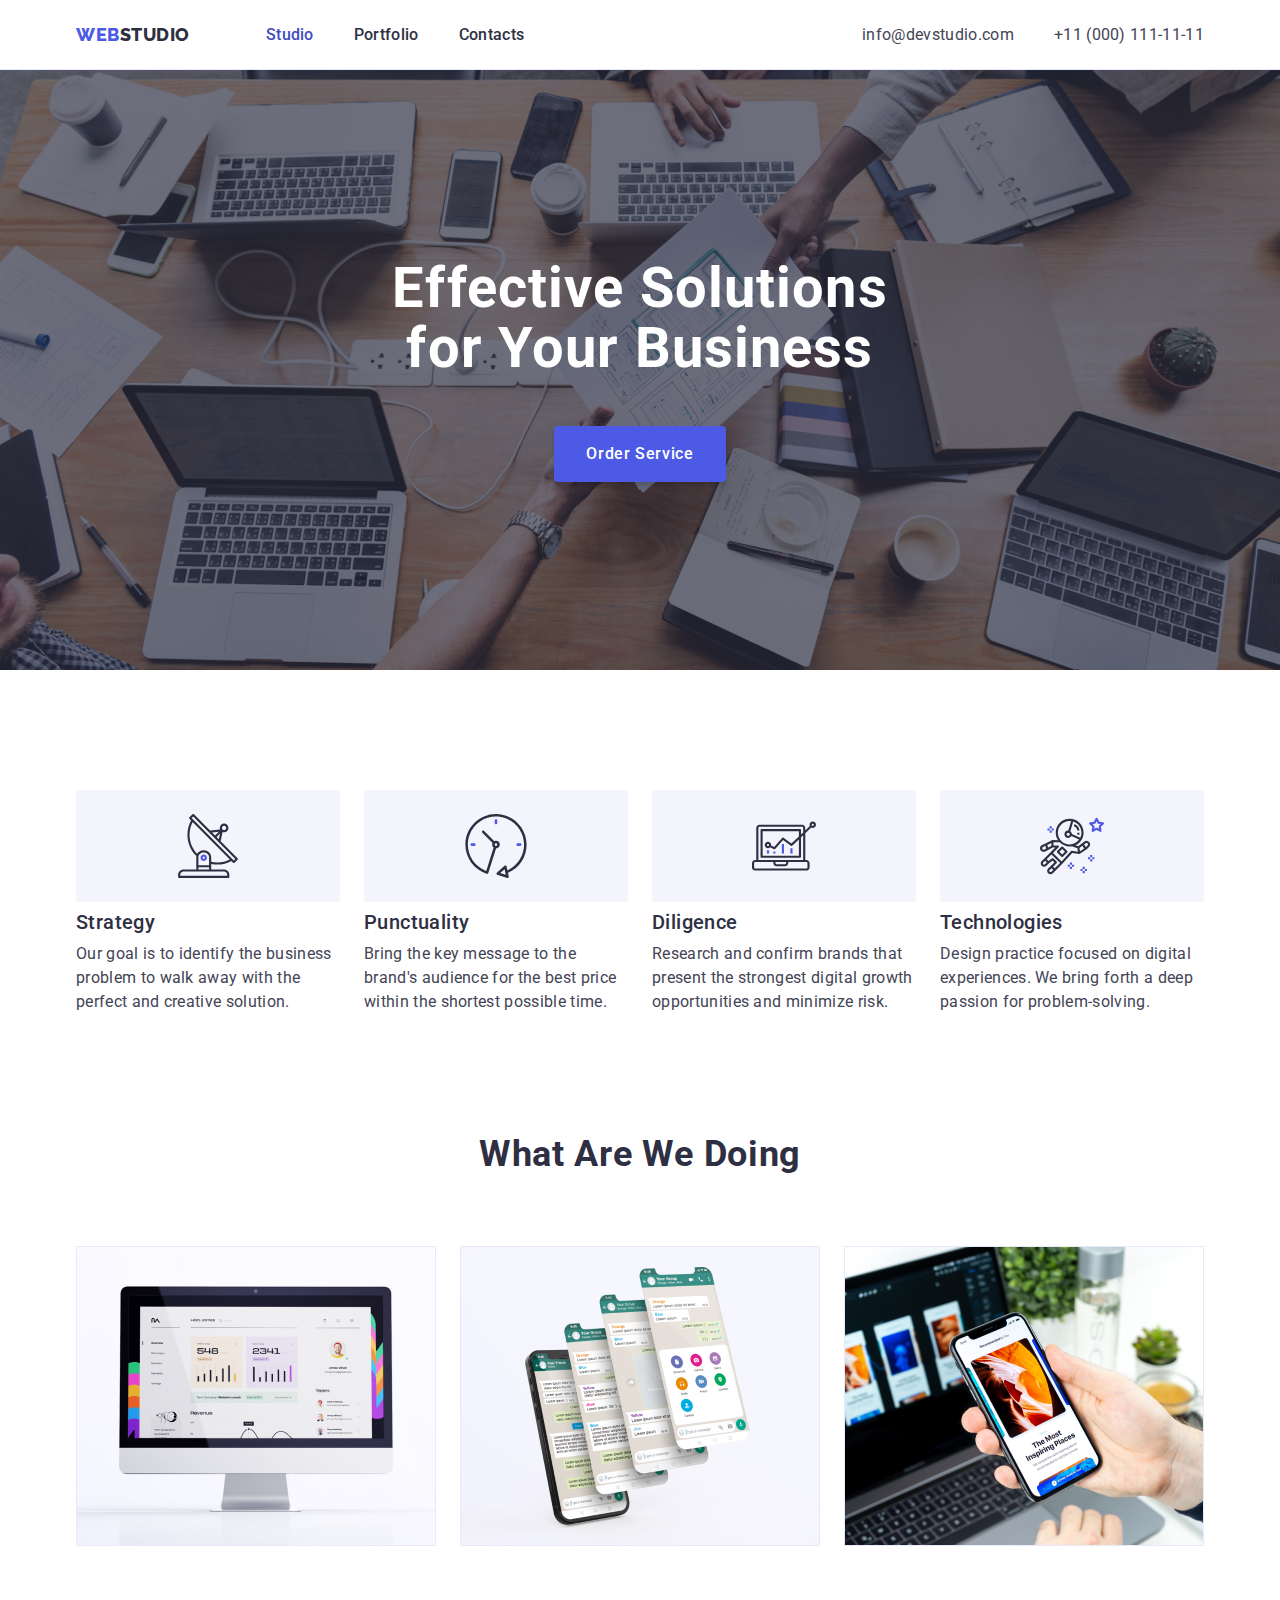
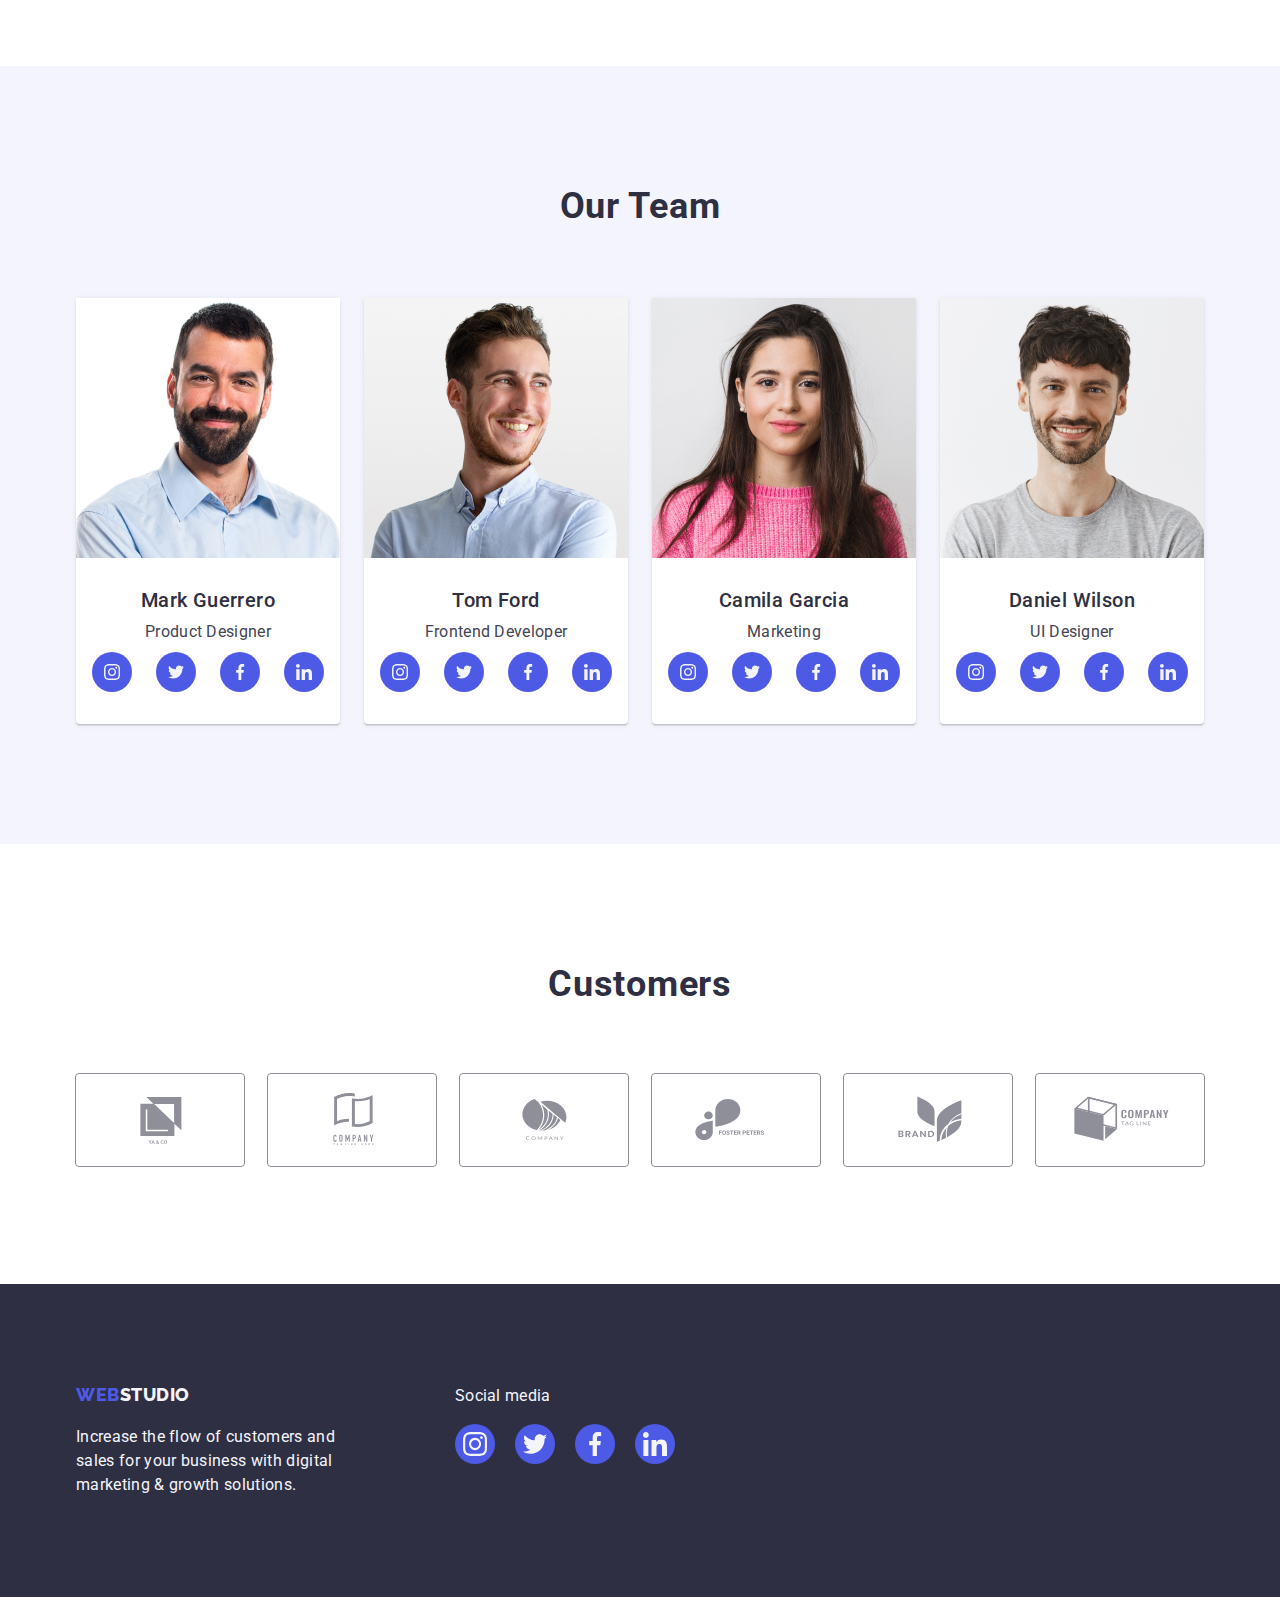
<file: index.html>
<!DOCTYPE html>
<html lang="en">
  <head>
    <meta charset="UTF-8" />
    <meta http-equiv="X-UA-Compatible" content="IE=edge" />
    <meta name="viewport" content="width=device-width, initial-scale=1.0" />
    <meta
      name="description"
      content="Effective solutions for business, Digital Marketing"
    />
    <title>Studio</title>
    <link
      rel="stylesheet"
      href="https://cdnjs.cloudflare.com/ajax/libs/modern-normalize/1.0.0/modern-normalize.min.css"
    />
    <link rel="stylesheet" href="./css/styles.css" />
    <link rel="preconnect" href="https://fonts.googleapis.com" />
    <link rel="preconnect" href="https://fonts.gstatic.com" crossorigin />
    <link
      href="https://fonts.googleapis.com/css2?family=Raleway:wght@800&family=Roboto:wght@400;500;700;900&display=swap"
      rel="stylesheet"
    />
    <link rel="icon" href="./images/webstudio-logo.png" />
  </head>
  <body>
    <header class="header">
      <div class="container header-container">
        <nav class="header-navigation">
          <a href="./index.html" class="header-logo link"
            ><span class="logo-blue">WEB</span>STUDIO</a
          >
          <ul class="header-menu-list list">
            <li class="header-menu-item">
              <a href="./index.html" class="header-menu-link link menu-active"
                >Studio</a
              >
            </li>
            <li class="header-menu-item">
              <a
                href="./portfolio.html"
                class="header-menu-link link"
                target="_blank"
                rel="noopener noreferrer"
                >Portfolio</a
              >
            </li>
            <li class="header-menu-item">
              <a
                href="#"
                class="header-menu-link link"
                target="_blank"
                rel="noopener noreferrer"
                >Contacts</a
              >
            </li>
          </ul>
        </nav>
        <address class="header-address">
          <ul class="header-address-list list">
            <li class="header-address-item">
              <a
                href="mailto:info@devstudio.com"
                class="header-address-link link"
                target="_blank"
                rel="noopener noreferrer"
                >info@devstudio.com</a
              >
            </li>
            <li class="header-address-item">
              <a
                href="tel:+110001111111"
                class="header-address-link link"
                target="_blank"
                rel="noopener noreferrer"
                >+11 (000) 111-11-11</a
              >
            </li>
          </ul>
        </address>
      </div>
    </header>
    <main>
      <section class="hero">
        <div class="container hero-container">
          <h1 class="hero-title">
            Effective Solutions
            <br />
            for Your Business
          </h1>
          <button type="button" class="hero-button">Order Service</button>
        </div>
      </section>
      <section class="section">
        <div class="container">
          <ul class="feature-list list">
            <li class="feature-item">
              <div class="feature-icon-container">
                <svg class="feature-icon" width="64" height="64">
                  <use href="./images/icons.svg#antenna"></use>
                </svg>
              </div>
              <h3 class="feature-title">Strategy</h3>
              <p class="feature-description">
                Our goal is to identify the business problem to walk away with
                the perfect and creative solution.
              </p>
            </li>
            <li class="feature-item">
              <div class="feature-icon-container">
                <svg class="feature-icon" width="64" height="64">
                  <use href="./images/icons.svg#clock"></use>
                </svg>
              </div>
              <h3 class="feature-title">Punctuality</h3>
              <p class="feature-description">
                Bring the key message to the brand's audience for the best price
                within the shortest possible time.
              </p>
            </li>
            <li class="feature-item">
              <div class="feature-icon-container">
                <svg class="feature-icon" width="64" height="64">
                  <use href="./images/icons.svg#diagram"></use>
                </svg>
              </div>
              <h3 class="feature-title">Diligence</h3>
              <p class="feature-description">
                Research and confirm brands that present the strongest digital
                growth opportunities and minimize risk.
              </p>
            </li>
            <li class="feature-item">
              <div class="feature-icon-container">
                <svg class="feature-icon" width="64" height="64">
                  <use href="./images/icons.svg#astronaut"></use>
                </svg>
              </div>
              <h3 class="feature-title">Technologies</h3>
              <p class="feature-description">
                Design practice focused on digital experiences. We bring forth a
                deep passion for problem-solving.
              </p>
            </li>
          </ul>
        </div>
      </section>
      <section class="section section-no-top-padding">
        <div class="container">
          <h2 class="section-title">What Are We Doing</h2>
          <ul class="image-list list">
            <li class="image-item">
              <img
                src="./images/computer.jpg"
                alt="computer"
                width="360"
                height="300"
              />
            </li>
            <li class="image-item">
              <img
                src="./images/mobile.jpg"
                alt="mobile"
                width="360"
                height="300"
              />
            </li>
            <li class="image-item">
              <img
                src="./images/gadgets.jpg"
                alt="laptop and mobile"
                width="360"
                height="300"
              />
            </li>
          </ul>
        </div>
      </section>
      <section class="section-team section">
        <div class="container">
          <h2 class="section-title">Our Team</h2>
          <ul class="team-members list">
            <li class="team-card">
              <img
                class="team-card-image"
                src="./images/product-designer.jpg"
                alt="Team Product Designer"
                width="264"
              />
              <div class="team-card-text">
                <h4 class="team-name">Mark Guerrero</h4>
                <p class="team-position">Product Designer</p>
                <ul class="team-social-list list">
                  <li class="team-social-item">
                    <a
                      href="https://www.instagram.com/"
                      target="_blank"
                      rel="noopener noreferrer"
                      class="team-social-link link"
                      ><svg class="team-social-icon" width="16" height="16">
                        <use href="./images/icons.svg#instagram"></use></svg
                    ></a>
                  </li>
                  <li class="team-social-item">
                    <a
                      href="https://www.twitter.com/"
                      target="_blank"
                      rel="noopener noreferrer"
                      class="team-social-link link"
                      ><svg class="team-social-icon" width="16" height="16">
                        <use href="./images/icons.svg#twitter"></use></svg
                    ></a>
                  </li>
                  <li class="team-social-item">
                    <a
                      href="https://www.facebook.com/"
                      target="_blank"
                      rel="noopener noreferrer"
                      class="team-social-link link"
                      ><svg class="team-social-icon" width="16" height="16">
                        <use href="./images/icons.svg#facebook"></use></svg
                    ></a>
                  </li>
                  <li class="team-social-item">
                    <a
                      href="https://www.linkedin.com/"
                      target="_blank"
                      rel="noopener noreferrer"
                      class="team-social-link link"
                      ><svg class="team-social-icon" width="16" height="16">
                        <use href="./images/icons.svg#linkedin"></use></svg
                    ></a>
                  </li>
                </ul>
              </div>
            </li>
            <li class="team-card">
              <img
                class="team-card-image"
                src="./images/frontend-developer.jpg"
                alt="Team Frontend Developer"
                width="264"
              />
              <div class="team-card-text">
                <h4 class="team-name">Tom Ford</h4>
                <p class="team-position">Frontend Developer</p>
                <ul class="team-social-list list">
                  <li class="team-social-item">
                    <a
                      href="https://www.instagram.com/"
                      target="_blank"
                      rel="noopener noreferrer"
                      class="team-social-link link"
                      ><svg class="team-social-icon" width="16" height="16">
                        <use href="./images/icons.svg#instagram"></use></svg
                    ></a>
                  </li>
                  <li class="team-social-item">
                    <a
                      href="https://www.twitter.com/"
                      target="_blank"
                      rel="noopener noreferrer"
                      class="team-social-link link"
                      ><svg class="team-social-icon" width="16" height="16">
                        <use href="./images/icons.svg#twitter"></use></svg
                    ></a>
                  </li>
                  <li class="team-social-item">
                    <a
                      href="https://www.facebook.com/"
                      target="_blank"
                      rel="noopener noreferrer"
                      class="team-social-link link"
                      ><svg class="team-social-icon" width="16" height="16">
                        <use href="./images/icons.svg#facebook"></use></svg
                    ></a>
                  </li>
                  <li class="team-social-item">
                    <a
                      href="https://www.linkedin.com/"
                      target="_blank"
                      rel="noopener noreferrer"
                      class="team-social-link link"
                      ><svg class="team-social-icon" width="16" height="16">
                        <use href="./images/icons.svg#linkedin"></use></svg
                    ></a>
                  </li>
                </ul>
              </div>
            </li>
            <li class="team-card">
              <img
                class="team-card-image"
                src="./images/marketing.jpg"
                alt="Assigned for Marketing"
                width="264"
              />
              <div class="team-card-text">
                <h4 class="team-name">Camila Garcia</h4>
                <p class="team-position">Marketing</p>
                <ul class="team-social-list list">
                  <li class="team-social-item">
                    <a
                      href="https://www.instagram.com/"
                      target="_blank"
                      rel="noopener noreferrer"
                      class="team-social-link link"
                      ><svg class="team-social-icon" width="16" height="16">
                        <use href="./images/icons.svg#instagram"></use></svg
                    ></a>
                  </li>
                  <li class="team-social-item">
                    <a
                      href="https://www.twitter.com/"
                      target="_blank"
                      rel="noopener noreferrer"
                      class="team-social-link link"
                      ><svg class="team-social-icon" width="16" height="16">
                        <use href="./images/icons.svg#twitter"></use></svg
                    ></a>
                  </li>
                  <li class="team-social-item">
                    <a
                      href="https://www.facebook.com/"
                      target="_blank"
                      rel="noopener noreferrer"
                      class="team-social-link link"
                      ><svg class="team-social-icon" width="16" height="16">
                        <use href="./images/icons.svg#facebook"></use></svg
                    ></a>
                  </li>
                  <li class="team-social-item">
                    <a
                      href="https://www.linkedin.com/"
                      target="_blank"
                      rel="noopener noreferrer"
                      class="team-social-link link"
                      ><svg class="team-social-icon" width="16" height="16">
                        <use href="./images/icons.svg#linkedin"></use></svg
                    ></a>
                  </li>
                </ul>
              </div>
            </li>
            <li class="team-card">
              <img
                class="team-card-image"
                src="./images/ui-designer.jpg"
                alt="Team UI Designer"
                width="264"
              />
              <div class="team-card-text">
                <h4 class="team-name">Daniel Wilson</h4>
                <p class="team-position">UI Designer</p>
                <ul class="team-social-list list">
                  <li class="team-social-item">
                    <a
                      href="https://www.instagram.com/"
                      target="_blank"
                      rel="noopener noreferrer"
                      class="team-social-link link"
                      ><svg class="team-social-icon" width="16" height="16">
                        <use href="./images/icons.svg#instagram"></use></svg
                    ></a>
                  </li>
                  <li class="team-social-item">
                    <a
                      href="https://www.twitter.com/"
                      target="_blank"
                      rel="noopener noreferrer"
                      class="team-social-link link"
                      ><svg class="team-social-icon" width="16" height="16">
                        <use href="./images/icons.svg#twitter"></use></svg
                    ></a>
                  </li>
                  <li class="team-social-item">
                    <a
                      href="https://www.facebook.com/"
                      target="_blank"
                      rel="noopener noreferrer"
                      class="team-social-link link"
                      ><svg class="team-social-icon" width="16" height="16">
                        <use href="./images/icons.svg#facebook"></use></svg
                    ></a>
                  </li>
                  <li class="team-social-item">
                    <a
                      href="https://www.linkedin.com/"
                      target="_blank"
                      rel="noopener noreferrer"
                      class="team-social-link link"
                      ><svg class="team-social-icon" width="16" height="16">
                        <use href="./images/icons.svg#linkedin"></use></svg
                    ></a>
                  </li>
                </ul>
              </div>
            </li>
          </ul>
        </div>
      </section>
      <section class="section">
        <div class="container">
          <h2 class="section-title">Customers</h2>
          <ul class="clients-list list">
            <li class="clients-item">
              <a href="#" class="clients-link link">
                <svg class="clients-icon" width="104" height="56">
                  <use href="./images/icons.svg#client-1"></use>
                </svg>
              </a>
            </li>
            <li class="clients-item">
              <a href="#" class="clients-link link">
                <svg class="clients-icon" width="104" height="56">
                  <use href="./images/icons.svg#client-2"></use>
                </svg>
              </a>
            </li>
            <li class="clients-item">
              <a href="#" class="clients-link link">
                <svg class="clients-icon" width="104" height="56">
                  <use href="./images/icons.svg#client-3"></use>
                </svg>
              </a>
            </li>
            <li class="clients-item">
              <a href="#" class="clients-link link">
                <svg class="clients-icon" width="104" height="56">
                  <use href="./images/icons.svg#client-4"></use>
                </svg>
              </a>
            </li>
            <li class="clients-item">
              <a href="#" class="clients-link link">
                <svg class="clients-icon" width="104" height="56">
                  <use href="./images/icons.svg#client-5"></use>
                </svg>
              </a>
            </li>
            <li class="clients-item">
              <a href="#" class="clients-link link">
                <svg class="clients-icon" width="104" height="56">
                  <use href="./images/icons.svg#client-6"></use>
                </svg>
              </a>
            </li>
          </ul>
        </div>
      </section>
    </main>
    <footer class="footer">
      <div class="footer-container container">
        <div class="footer-text-container">
          <a href="./index.html" class="footer-logo link"
            ><span class="logo-blue">WEB</span>STUDIO</a
          >
          <p class="footer-text">
            Increase the flow of customers and
            <br />
            sales for your business with digital
            <br />
            marketing & growth solutions.
          </p>
        </div>
        <div class="footer-social-container">
          <p class="footer-text">Social media</p>
          <ul class="footer-social-list list">
            <li class="footer-social-item">
              <a
                href="https://www.instagram.com/"
                target="_blank"
                rel="noopener noreferrer"
                class="footer-social-link link"
                ><svg class="footer-social-icon" width="24" height="24">
                  <use href="./images/icons.svg#instagram"></use></svg
              ></a>
            </li>
            <li class="footer-social-item">
              <a
                href="https://www.twitter.com/"
                target="_blank"
                rel="noopener noreferrer"
                class="footer-social-link link"
                ><svg class="footer-social-icon" width="24" height="24">
                  <use href="./images/icons.svg#twitter"></use></svg
              ></a>
            </li>
            <li class="footer-social-item">
              <a
                href="https://www.facebook.com/"
                target="_blank"
                rel="noopener noreferrer"
                class="footer-social-link link"
                ><svg class="footer-social-icon" width="24" height="24">
                  <use href="./images/icons.svg#facebook"></use></svg
              ></a>
            </li>
            <li class="footer-social-item">
              <a
                href="https://www.linkedin.com/"
                target="_blank"
                rel="noopener noreferrer"
                class="footer-social-link link"
                ><svg class="footer-social-icon" width="24" height="24">
                  <use href="./images/icons.svg#linkedin"></use></svg
              ></a>
            </li>
          </ul>
        </div>
      </div>
    </footer>
  </body>
</html>
</file>
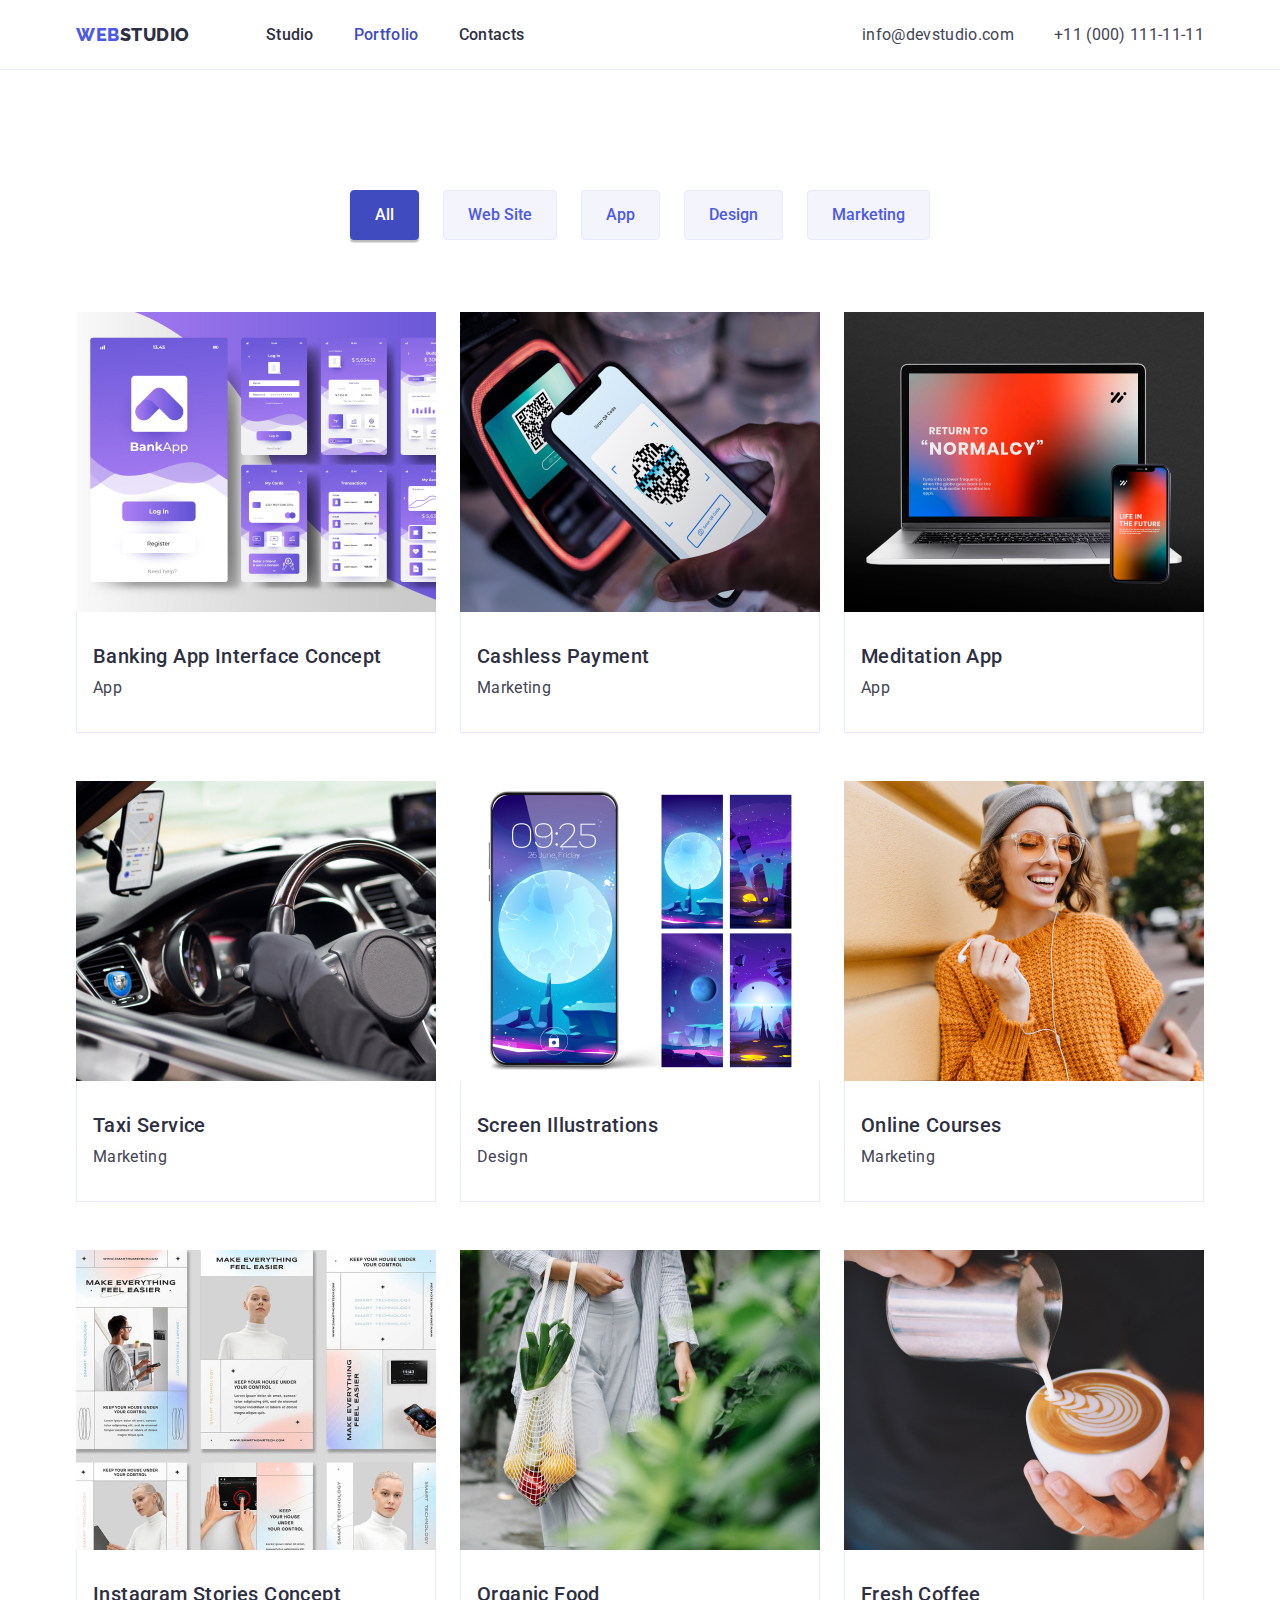
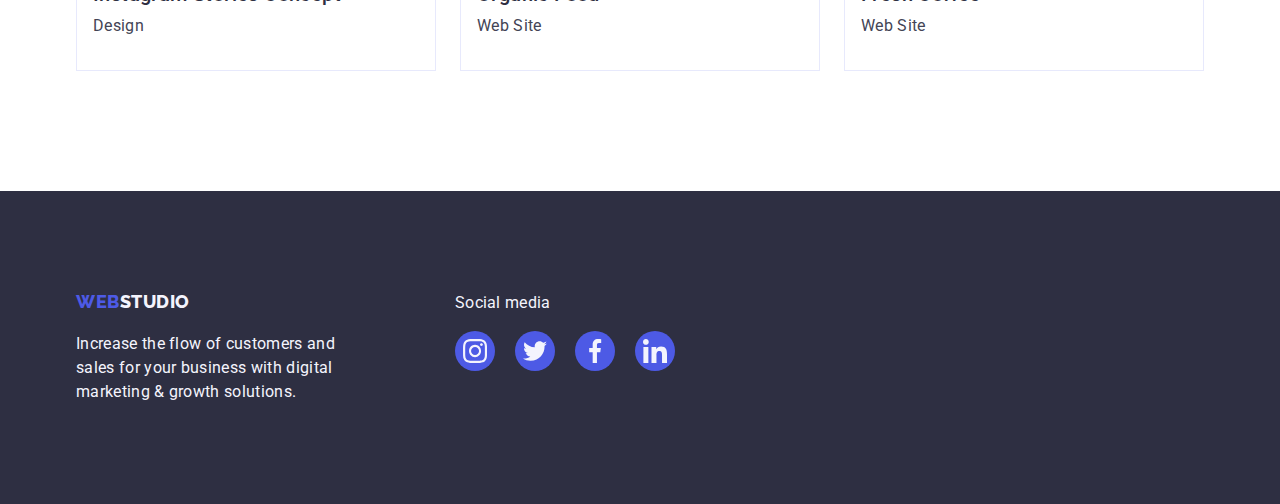
<file: portfolio.html>
<!DOCTYPE html>
<html lang="en">
  <head>
    <meta charset="UTF-8" />
    <meta http-equiv="X-UA-Compatible" content="IE=edge" />
    <meta name="viewport" content="width=device-width, initial-scale=1.0" />
    <meta
      name="description"
      content="Effective solutions for business, Digital Marketing"
    />
    <title>Portfolio</title>
    <link
      rel="stylesheet"
      href="https://cdnjs.cloudflare.com/ajax/libs/modern-normalize/1.0.0/modern-normalize.min.css"
    />
    <link rel="stylesheet" href="./css/styles.css" />
    <link rel="preconnect" href="https://fonts.googleapis.com" />
    <link rel="preconnect" href="https://fonts.gstatic.com" crossorigin />
    <link
      href="https://fonts.googleapis.com/css2?family=Raleway:wght@800&family=Roboto:wght@400;500;700;900&display=swap"
      rel="stylesheet"
    />
    <link rel="icon" href="./images/webstudio-logo.png" />
  </head>
  <body>
    <header class="header">
      <div class="container header-container">
        <nav class="header-navigation">
          <a
            href="./index.html"
            class="header-logo link"
            target="_blank"
            rel="noopener noreferrer"
            ><span class="logo-blue">WEB</span>STUDIO</a
          >
          <ul class="header-menu-list list">
            <li class="header-menu-item">
              <a
                href="./index.html"
                class="header-menu-link link"
                target="_blank"
                rel="noopener noreferrer"
                >Studio</a
              >
            </li>
            <li class="header-menu-item">
              <a
                href="./portfolio.html"
                class="header-menu-link link menu-active"
                >Portfolio</a
              >
            </li>
            <li class="header-menu-item">
              <a
                href="#"
                class="header-menu-link link"
                target="_blank"
                rel="noopener noreferrer"
                >Contacts</a
              >
            </li>
          </ul>
        </nav>
        <address class="header-address">
          <ul class="header-address-list list">
            <li class="header-address-item">
              <a
                href="mailto:info@devstudio.com"
                class="header-address-link link"
                target="_blank"
                rel="noopener noreferrer"
                >info@devstudio.com</a
              >
            </li>
            <li class="header-address-item">
              <a
                href="tel:+110001111111"
                class="header-address-link link"
                target="_blank"
                rel="noopener noreferrer"
                >+11 (000) 111-11-11</a
              >
            </li>
          </ul>
        </address>
      </div>
    </header>
    <main>
      <section class="section">
        <div class="container projects-container">
          <ul class="portfolio-filters list">
            <li>
              <button type="button" class="filter-button filter-active">
                All
              </button>
            </li>
            <li>
              <button type="button" class="filter-button">Web Site</button>
            </li>
            <li>
              <button type="button" class="filter-button">App</button>
            </li>
            <li>
              <button type="button" class="filter-button">Design</button>
            </li>
            <li>
              <button type="button" class="filter-button">Marketing</button>
            </li>
          </ul>

          <ul class="projects list">
            <li class="project-card">
              <a href="#" class="project-link link">
                <img
                  class="project-card-image"
                  src="./images/banking-app-interface.jpg"
                  alt="Banking application interface"
                  width="360"
                  height="300"
                />
                <div class="project-card-text">
                  <h4 class="project-title">Banking App Interface Concept</h4>
                  <p class="project-description">App</p>
                </div>
              </a>
            </li>
            <li class="project-card">
              <a href="#" class="project-link link">
                <img
                  class="project-card-image"
                  src="./images/cashless-payment.jpg"
                  alt="Phone scanning QR code"
                  width="360"
                  height="300"
                />
                <div class="project-card-text">
                  <h4 class="project-title">Cashless Payment</h4>
                  <p class="project-description">Marketing</p>
                </div>
              </a>
            </li>
            <li class="project-card">
              <a href="#" class="project-link link">
                <img
                  class="project-card-image"
                  src="./images/meditation-app.jpg"
                  alt="Phone and laptop"
                  width="360"
                  height="300"
                />
                <div class="project-card-text">
                  <h4 class="project-title">Meditation App</h4>
                  <p class="project-description">App</p>
                </div>
              </a>
            </li>
            <li class="project-card">
              <a href="#" class="project-link link">
                <img
                  class="project-card-image"
                  src="./images/taxi-service.jpg"
                  alt="steering wheel and a phone"
                  width="360"
                  height="300"
                />
                <div class="project-card-text">
                  <h4 class="project-title">Taxi Service</h4>
                  <p class="project-description">Marketing</p>
                </div>
              </a>
            </li>
            <li class="project-card">
              <a href="#" class="project-link link">
                <img
                  class="project-card-image"
                  src="./images/screen-illustrations.jpg"
                  alt="Phone and wallpapers"
                  width="360"
                  height="300"
                />
                <div class="project-card-text">
                  <h4 class="project-title">Screen Illustrations</h4>
                  <p class="project-description">Design</p>
                </div>
              </a>
            </li>
            <li class="project-card">
              <a href="#" class="project-link link">
                <img
                  class="project-card-image"
                  src="./images/online-courses.jpg"
                  alt="Girl holding a phone"
                  width="360"
                  height="300"
                />
                <div class="project-card-text">
                  <h4 class="project-title">Online Courses</h4>
                  <p class="project-description">Marketing</p>
                </div>
              </a>
            </li>
            <li class="project-card">
              <a href="#" class="project-link link">
                <img
                  class="project-card-image"
                  src="./images/instagram-stories.jpg"
                  alt="Instagram stories concept"
                  width="360"
                  height="300"
                />
                <div class="project-card-text">
                  <h4 class="project-title">Instagram Stories Concept</h4>
                  <p class="project-description">Design</p>
                </div>
              </a>
            </li>
            <li class="project-card">
              <a href="#" class="project-link link">
                <img
                  class="project-card-image"
                  src="./images/organic-food.jpg"
                  alt="Girl carrying fruits and vegetables"
                  width="360"
                  height="300"
                />
                <div class="project-card-text">
                  <h4 class="project-title">Organic Food</h4>
                  <p class="project-description">Web Site</p>
                </div>
              </a>
            </li>
            <li class="project-card">
              <a href="#" class="project-link link">
                <img
                  class="project-card-image"
                  src="./images/fresh-coffee.jpg"
                  alt="Fresh Coffee"
                  width="360"
                  height="300"
                />
                <div class="project-card-text">
                  <h4 class="project-title">Fresh Coffee</h4>
                  <p class="project-description">Web Site</p>
                </div>
              </a>
            </li>
          </ul>
        </div>
      </section>
    </main>
    <footer class="footer">
      <div class="footer-container container">
        <div class="footer-text-container">
          <a
            href="./index.html"
            class="footer-logo link"
            target="_blank"
            rel="noopener noreferrer"
            ><span class="logo-blue">WEB</span>STUDIO</a
          >
          <p class="footer-text">
            Increase the flow of customers and
            <br />
            sales for your business with digital
            <br />
            marketing & growth solutions.
          </p>
        </div>
        <div class="footer-social-container">
          <p class="footer-text">Social media</p>
          <ul class="footer-social-list list">
            <li class="footer-social-item">
              <a
                href="https://www.instagram.com/"
                target="_blank"
                rel="noopener noreferrer"
                class="footer-social-link link"
                ><svg class="footer-social-icon" width="24" height="24">
                  <use href="./images/icons.svg#instagram"></use></svg
              ></a>
            </li>
            <li class="footer-social-item">
              <a
                href="https://www.twitter.com/"
                target="_blank"
                rel="noopener noreferrer"
                class="footer-social-link link"
                ><svg class="footer-social-icon" width="24" height="24">
                  <use href="./images/icons.svg#twitter"></use></svg
              ></a>
            </li>
            <li class="footer-social-item">
              <a
                href="https://www.facebook.com/"
                target="_blank"
                rel="noopener noreferrer"
                class="footer-social-link link"
                ><svg class="footer-social-icon" width="24" height="24">
                  <use href="./images/icons.svg#facebook"></use></svg
              ></a>
            </li>
            <li class="footer-social-item">
              <a
                href="https://www.linkedin.com/"
                target="_blank"
                rel="noopener noreferrer"
                class="footer-social-link link"
                ><svg class="footer-social-icon" width="24" height="24">
                  <use href="./images/icons.svg#linkedin"></use></svg
              ></a>
            </li>
          </ul>
        </div>
      </div>
    </footer>
  </body>
</html>
</file>
<file: css/styles.css>
:root {
  --iris: #4d5ae5;
  --ocean: #404bbf;
  --navyblue: #2e2f42;
  --cloud: #f4f4fd;
  --slate: #434455;
  --cornflower: #e7e9fc;
  --white: #ffffff;
  --grey: rgba(46, 47, 66, 0.7);
  --lightslate: #8e8f99;
}

html {
  box-sizing: border-box;
}

*,
*::after,
*::before {
  box-sizing: inherit;
}

h1,
h2,
h3,
h4,
h5,
h6,
p {
  margin: 0;
}

img {
  display: block;
  max-width: 100%;
  height: auto;
}

body {
  font-family: 'Roboto', sans-serif;
  font-style: normal;
  font-weight: 400;
  color: var(--navyblue, #2e2f42);
  margin: 0;
}

.list {
  list-style: none;
  margin: 0;
  padding: 0;
}

.link {
  text-decoration: none;
  color: inherit;
}

.container {
  width: 1158px;
  margin: 0 auto;
  padding: 0 15px;
}

.logo-blue {
  color: var(--iris, #4d5ae5);
}

.header {
  border-bottom: 1px solid var(--cornflower, #e7e9fc);
  background: var(--white, #fff);
}

.header-container {
  display: flex;
  align-items: center;
  justify-content: space-between;
}

.header-navigation {
  display: flex;
  align-items: center;
  justify-content: space-between;
}

.header-logo {
  font-family: 'Raleway', sans-serif;
  font-weight: 800;
  font-size: 18px;
  line-height: 21px;
  letter-spacing: 0.03em;
  padding: 24px 0;
}

.header-menu-list {
  font-weight: 500;
  font-size: 16px;
  line-height: 24px;
  letter-spacing: 0.02em;
  display: flex;
  gap: 40px;
  margin-left: 76px;
}

.header-menu-link,
.header-address-link {
  padding: 24px 0;
}

.header-menu-link:hover,
.header-menu-link:focus {
  color: var(--iris, #4d5ae5);
}

.menu-active,
.header-address-link:hover,
.header-address-link:focus {
  color: var(--ocean, #404bbf);
}

.header-address-list {
  display: flex;
  gap: 40px;
}

.header-address-item {
  font-size: 16px;
  font-style: normal;
  line-height: 24px;
  letter-spacing: 0.02em;
  color: var(--slate, #434455);
}

.hero {
  background-color: var(--navyblue, #2e2f42);
  height: 600px;
  flex-shrink: 0;
  padding: 188px 0;
  background-image: url(../images/dark-hero-bg.png), url(../images/hero-bg.jpg),
    linear-gradient(rgba(46, 47, 66, 0.7), rgba(46, 47, 66, 0.7));
  background-repeat: no-repeat, no-repeat;
  background-position: center, center;
  background-size: 1440px, 1440px;
}

.hero-container {
  text-align: center;
}

.hero-title {
  color: var(--white, #fff);
  font-weight: 700;
  font-size: 56px;
  line-height: 60px;
  letter-spacing: 0.02em;
  display: flex;
  flex-direction: column;
  flex-shrink: 0;
  margin-bottom: 48px;
}

.hero-button {
  color: var(--white, #fff);
  background-color: var(--iris, #4d5ae5);
  border: none;
  box-shadow: 0px 4px 4px rgba(0, 0, 0, 0.15);
  border-radius: 4px;
  font-family: 'Roboto', sans-serif;
  font-weight: 500;
  font-size: 16px;
  line-height: 24px;
  letter-spacing: 0.64px;
  padding: 16px 32px;
  display: block;
  margin: 0 auto;
}

.hero-button:hover {
  background-color: var(--ocean, #404bbf);
  cursor: pointer;
}

.section {
  padding: 120px 0;
}

.section-no-top-padding {
  padding-top: 0;
}

.feature-list,
.image-list,
.team-members {
  display: flex;
  margin-left: -24px;
  margin-top: -24px;
}

.feature-icon-container {
  background-color: var(--cloud, #f4f4fd);
  border-radius: 4px;
  display: flex;
  align-items: center;
  justify-content: center;
  padding: 24px 100px;
  margin-bottom: 8px;
}

.feature-item,
.image-item,
.team-card {
  margin-left: 24px;
  margin-top: 24px;
}

.feature-title {
  font-weight: 500;
  font-size: 20px;
  line-height: 24px;
  letter-spacing: 0.02em;
  margin-bottom: 8px;
}

.feature-description {
  font-size: 16px;
  line-height: 24px;
  letter-spacing: 0.02em;
  color: var(--slate, #434455);
}

.section-title {
  font-weight: 700;
  font-size: 36px;
  line-height: 40px;
  letter-spacing: 0.02em;
  text-align: center;
  margin-bottom: 72px;
}

.section-team {
  background-color: var(--cloud, #f4f4fd);
}

.team-card {
  border-radius: 0px 0px 4px 4px;
  background: var(--white, #fff);
  box-shadow: 0px 2px 1px 0px rgba(46, 47, 66, 0.08),
    0px 1px 1px 0px rgba(46, 47, 66, 0.16),
    0px 1px 6px 0px rgba(46, 47, 66, 0.08);
  display: inline-flex;
  padding: 0px 0px 32px 0px;
  flex-direction: column;
  justify-content: center;
  align-items: center;
}

.team-card-image {
  margin-bottom: 30px;
}

.team-card-text {
  width: 232px;
  display: flex;
  flex-direction: column;
  justify-content: center;
  align-items: center;
  gap: 8px;
}

.team-name {
  font-weight: 500;
  font-size: 20px;
  line-height: 24px;
  letter-spacing: 0.02em;
  text-align: center;
}

.team-position {
  font-size: 16px;
  line-height: 24px;
  letter-spacing: 0.02em;
  color: var(--slate, #434455);
  text-align: center;
}

.team-social-list {
  display: flex;
  gap: 24px;
}

.team-social-link {
  background-color: var(--iris, #4d5ae5);
  width: 40px;
  height: 40px;
  border-radius: 50%;
  display: flex;
  align-items: center;
  justify-content: center;
  color: var(--cloud, #f4f4fd);
}

.team-social-link:hover,
.team-social-link:focus {
  background-color: var(--ocean, #404bbf);
}

.team-social-icon {
  fill: currentColor;
}

.clients-list {
  display: flex;
  justify-content: center;
  gap: 24px;
}

.clients-item {
  width: 168px;
  height: 88px;
  display: flex;
  justify-content: center;
  align-items: center;
}

.clients-link {
  border: 1px solid var(--lightslate, #8e8f99);
  border-radius: 4px;
  color: var(--lightslate, #8e8f99);
  padding: 16px 32px;
}

.clients-icon {
  fill: currentColor;
}

.clients-link:hover,
.clients-link:focus {
  color: var(--ocean, #404bbf);
  border: 1px solid var(--ocean, #404bbf);
}

.projects-container {
  display: flex;
  flex-direction: column;
  align-items: center;
}

.portfolio-filters {
  display: flex;
  align-items: center;
  gap: 24px;
  margin-bottom: 72px;
}

.filter-button {
  border: 1px solid var(--cornflower, #e7e9fc);
  background-color: var(--cloud, #f4f4fd);
  border-radius: 4px;
  color: var(--iris, #4d5ae5);
  font-family: inherit;
  font-weight: 500;
  font-size: 16px;
  line-height: 24px;
  padding: 12px 24px;
}

.filter-button:hover,
.filter-button:focus {
  background-color: var(--iris, #4d5ae5);
  box-shadow: 0px 3px 1px rgba(0, 0, 0, 0.1), 0px 2px 1px rgba(0, 0, 0, 0.08),
    0px 2px 2px rgba(0, 0, 0, 0.12);
  border: 1px solid var(--iris, #4d5ae5);
  border-radius: 4px;
  color: #ffffff;
  cursor: pointer;
}

.filter-active {
  background-color: var(--ocean, #404bbf);
  box-shadow: 0px 3px 1px rgba(0, 0, 0, 0.1), 0px 2px 1px rgba(0, 0, 0, 0.08),
    0px 2px 2px rgba(0, 0, 0, 0.12);
  border: 1px solid var(--ocean, #404bbf);
  border-radius: 4px;
  color: var(--white, #fff);
  cursor: pointer;
}

.projects {
  display: flex;
  flex-wrap: wrap;
  margin-right: -24px;
  margin-bottom: -48px;
}

.project-card {
  display: flex;
  flex-direction: column;
  align-items: flex-start;
  margin-right: 24px;
  margin-bottom: 48px;
}

.project-link:hover,
.project-link:focus {
  box-shadow: 0px 2px 1px 0px rgba(46, 47, 66, 0.08),
    0px 1px 1px 0px rgba(46, 47, 66, 0.16),
    0px 1px 6px 0px rgba(46, 47, 66, 0.08);
}

.project-card-text {
  display: flex;
  flex-direction: column;
  justify-content: center;
  align-items: flex-start;
  align-self: stretch;
  padding: 32px 16px;
  border-top: 0px;
  border-bottom: 1px solid var(--cornflower, #e7e9fc);
  border-left: 1px solid var(--cornflower, #e7e9fc);
  border-right: 1px solid var(--cornflower, #e7e9fc);
  background-color: var(--white, #fff);
}

.project-title {
  font-weight: 500;
  font-size: 20px;
  line-height: 24px;
  letter-spacing: 0.02em;
  margin-bottom: 8px;
}

.project-description {
  font-size: 16px;
  line-height: 24px;
  letter-spacing: 0.02em;
  color: var(--slate, #434455);
}

.footer {
  background-color: var(--navyblue, #2e2f42);
  padding: 100px 0;
}

.footer-container {
  display: flex;
}

.footer-social-container {
  margin-left: 120px;
}

.footer-social-list {
  display: flex;
  gap: 20px;
  margin-top: 16px;
}

.footer-social-item {
  width: 40px;
  height: 40px;
}

.footer-social-link {
  width: 100%;
  height: 100%;
  display: flex;
  align-items: center;
  justify-content: center;
  color: var(--cloud, #f4f4fd);
  background-color: var(--iris, #4d5ae5);
  border-radius: 50%;
}

.footer-social-link:hover,
.footer-social-link:focus {
  background-color: #31d0aa;
}

.footer-social-icon {
  fill: currentColor;
}

.footer-logo {
  font-family: 'Raleway';
  font-weight: 800;
  font-size: 18px;
  line-height: 21px;
  letter-spacing: 0.03em;
  color: var(--cloud, #f4f4fd);
  display: block;
  margin-bottom: 20px;
}

.footer-text {
  font-size: 16px;
  line-height: 24px;
  letter-spacing: 0.02em;
  color: var(--cloud, #f4f4fd);
}
</file>
